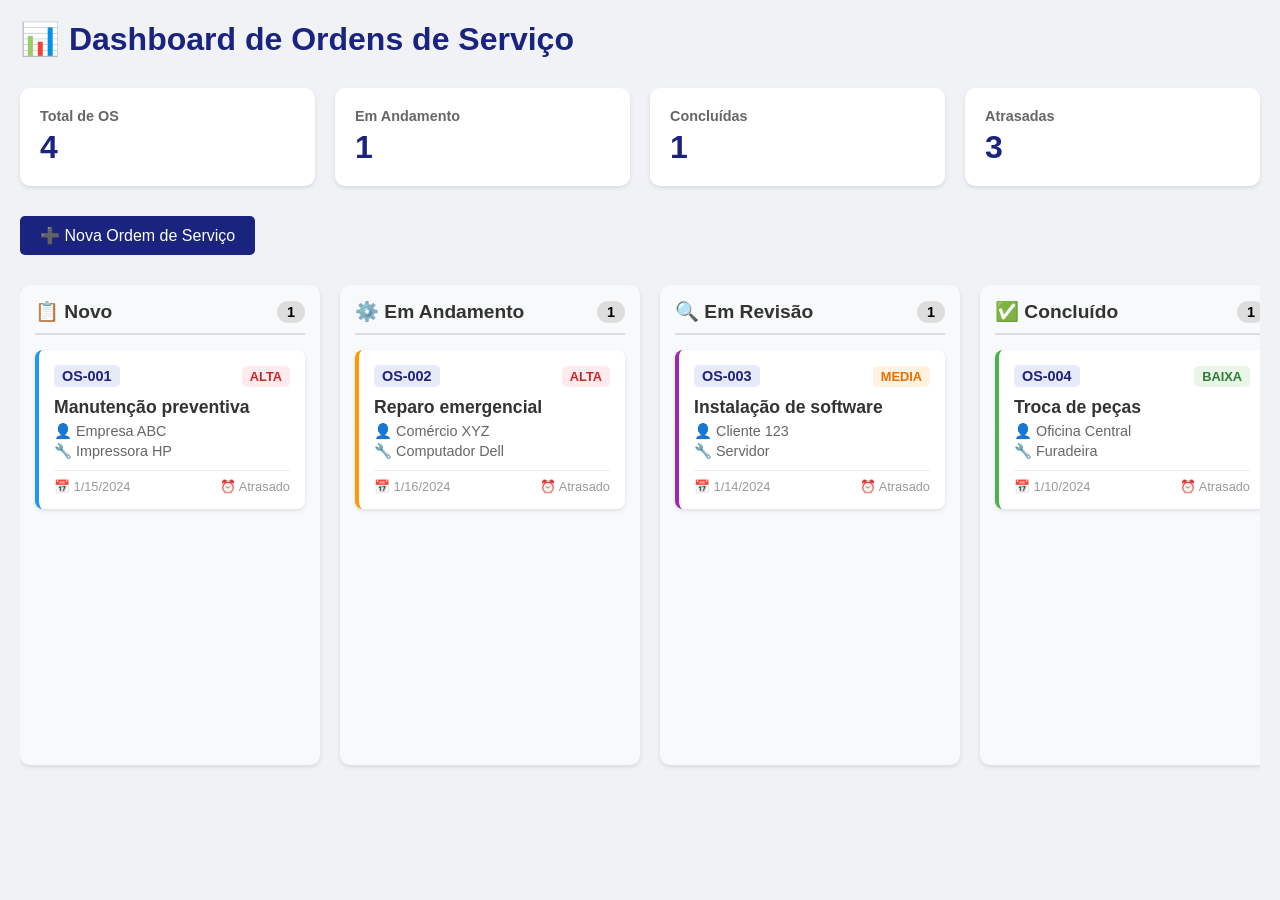
<file: test-copy.html>
<!DOCTYPE html>
<html lang="pt-br">
<head>
    <meta charset="UTF-8">
    <meta name="viewport" content="width=device-width, initial-scale=1.0">
    <title>Dashboard OS - Kanban</title>
    <style>
        * {
            margin: 0;
            padding: 0;
            box-sizing: border-box;
            font-family: 'Segoe UI', Tahoma, Geneva, Verdana, sans-serif;
        }

        body {
            background: #f0f2f5;
            padding: 20px;
        }

        .dashboard {
            max-width: 1400px;
            margin: 0 auto;
        }

        h1 {
            color: #1a237e;
            margin-bottom: 30px;
            font-size: 2em;
        }

        .stats {
            display: grid;
            grid-template-columns: repeat(auto-fit, minmax(200px, 1fr));
            gap: 20px;
            margin-bottom: 30px;
        }

        .stat-card {
            background: white;
            padding: 20px;
            border-radius: 10px;
            box-shadow: 0 2px 4px rgba(0,0,0,0.1);
        }

        .stat-card h3 {
            color: #666;
            font-size: 0.9em;
            margin-bottom: 5px;
        }

        .stat-card .number {
            font-size: 2em;
            font-weight: bold;
            color: #1a237e;
        }

        .kanban-board {
            display: flex;
            gap: 20px;
            overflow-x: auto;
            padding: 10px 0;
        }

        .kanban-column {
            min-width: 300px;
            background: #f8f9fa;
            border-radius: 10px;
            padding: 15px;
            box-shadow: 0 2px 4px rgba(0,0,0,0.1);
        }

        .column-header {
            display: flex;
            justify-content: space-between;
            align-items: center;
            margin-bottom: 15px;
            padding-bottom: 10px;
            border-bottom: 2px solid #ddd;
        }

        .column-header h2 {
            font-size: 1.2em;
            color: #333;
        }

        .column-count {
            background: #ddd;
            padding: 3px 10px;
            border-radius: 20px;
            font-size: 0.9em;
            font-weight: bold;
        }

        .cards-container {
            min-height: 400px;
            transition: background-color 0.2s;
        }

        .cards-container.drag-over {
            background-color: #e3f2fd;
            border-radius: 5px;
        }

        .card {
            background: white;
            border-radius: 8px;
            padding: 15px;
            margin-bottom: 10px;
            box-shadow: 0 2px 4px rgba(0,0,0,0.1);
            cursor: move;
            transition: transform 0.2s, box-shadow 0.2s;
            border-left: 4px solid;
        }

        .card:hover {
            transform: translateY(-2px);
            box-shadow: 0 4px 8px rgba(0,0,0,0.15);
        }

        .card.dragging {
            opacity: 0.5;
            transform: scale(0.95);
        }

        .card-header {
            display: flex;
            justify-content: space-between;
            align-items: center;
            margin-bottom: 10px;
        }

        .os-number {
            font-weight: bold;
            color: #1a237e;
            background: #e8eaf6;
            padding: 3px 8px;
            border-radius: 5px;
            font-size: 0.9em;
        }

        .priority {
            padding: 3px 8px;
            border-radius: 5px;
            font-size: 0.8em;
            font-weight: bold;
        }

        .priority.alta {
            background: #ffebee;
            color: #c62828;
        }

        .priority.media {
            background: #fff3e0;
            color: #ef6c00;
        }

        .priority.baixa {
            background: #e8f5e8;
            color: #2e7d32;
        }

        .card-body {
            margin-bottom: 10px;
        }

        .card-body h3 {
            font-size: 1.1em;
            margin-bottom: 5px;
            color: #333;
        }

        .card-body p {
            color: #666;
            font-size: 0.9em;
            margin-bottom: 3px;
        }

        .card-footer {
            display: flex;
            justify-content: space-between;
            align-items: center;
            font-size: 0.8em;
            color: #999;
            border-top: 1px solid #eee;
            padding-top: 8px;
        }

        .client-info {
            display: flex;
            align-items: center;
            gap: 5px;
        }

        .btn-add {
            background: #1a237e;
            color: white;
            border: none;
            padding: 10px 20px;
            border-radius: 5px;
            cursor: pointer;
            font-size: 1em;
            margin-bottom: 20px;
            transition: background 0.3s;
        }

        .btn-add:hover {
            background: #0d1642;
        }

        /* Cores das bordas dos cards por estágio */
        .card[data-stage="novo"] { border-left-color: #2196f3; }
        .card[data-stage="andamento"] { border-left-color: #ff9800; }
        .card[data-stage="revisao"] { border-left-color: #9c27b0; }
        .card[data-stage="concluido"] { border-left-color: #4caf50; }

        @media (max-width: 768px) {
            .kanban-board {
                flex-direction: column;
            }
            
            .kanban-column {
                min-width: 100%;
            }
        }
    </style>
</head>
<body>
    <div class="dashboard">
        <h1>📊 Dashboard de Ordens de Serviço</h1>

        <div class="stats">
            <div class="stat-card">
                <h3>Total de OS</h3>
                <div class="number" id="total-os">0</div>
            </div>
            <div class="stat-card">
                <h3>Em Andamento</h3>
                <div class="number" id="andamento-os">0</div>
            </div>
            <div class="stat-card">
                <h3>Concluídas</h3>
                <div class="number" id="concluidas-os">0</div>
            </div>
            <div class="stat-card">
                <h3>Atrasadas</h3>
                <div class="number" id="atrasadas-os">0</div>
            </div>
        </div>

        <button class="btn-add" onclick="adicionarOS()">➕ Nova Ordem de Serviço</button>

        <div class="kanban-board">
            <!-- Coluna NOVO -->
            <div class="kanban-column" data-stage="novo">
                <div class="column-header">
                    <h2>📋 Novo</h2>
                    <span class="column-count" id="count-novo">0</span>
                </div>
                <div class="cards-container" id="container-novo" 
                     ondrop="drop(event)" ondragover="allowDrop(event)">
                </div>
            </div>

            <!-- Coluna EM ANDAMENTO -->
            <div class="kanban-column" data-stage="andamento">
                <div class="column-header">
                    <h2>⚙️ Em Andamento</h2>
                    <span class="column-count" id="count-andamento">0</span>
                </div>
                <div class="cards-container" id="container-andamento"
                     ondrop="drop(event)" ondragover="allowDrop(event)">
                </div>
            </div>

            <!-- Coluna EM REVISÃO -->
            <div class="kanban-column" data-stage="revisao">
                <div class="column-header">
                    <h2>🔍 Em Revisão</h2>
                    <span class="column-count" id="count-revisao">0</span>
                </div>
                <div class="cards-container" id="container-revisao"
                     ondrop="drop(event)" ondragover="allowDrop(event)">
                </div>
            </div>

            <!-- Coluna CONCLUÍDO -->
            <div class="kanban-column" data-stage="concluido">
                <div class="column-header">
                    <h2>✅ Concluído</h2>
                    <span class="column-count" id="count-concluido">0</span>
                </div>
                <div class="cards-container" id="container-concluido"
                     ondrop="drop(event)" ondragover="allowDrop(event)">
                </div>
            </div>
        </div>
    </div>

    <script>
        // Dados iniciais (exemplo)
        let ordensServico = [
            {
                id: 1,
                numero: "OS-001",
                titulo: "Manutenção preventiva",
                cliente: "Empresa ABC",
                equipamento: "Impressora HP",
                prioridade: "alta",
                dataAbertura: "2024-01-15",
                prazo: "2024-01-20",
                stage: "novo"
            },
            {
                id: 2,
                numero: "OS-002",
                titulo: "Reparo emergencial",
                cliente: "Comércio XYZ",
                equipamento: "Computador Dell",
                prioridade: "alta",
                dataAbertura: "2024-01-16",
                prazo: "2024-01-18",
                stage: "andamento"
            },
            {
                id: 3,
                numero: "OS-003",
                titulo: "Instalação de software",
                cliente: "Cliente 123",
                equipamento: "Servidor",
                prioridade: "media",
                dataAbertura: "2024-01-14",
                prazo: "2024-01-25",
                stage: "revisao"
            },
            {
                id: 4,
                numero: "OS-004",
                titulo: "Troca de peças",
                cliente: "Oficina Central",
                equipamento: "Furadeira",
                prioridade: "baixa",
                dataAbertura: "2024-01-10",
                prazo: "2024-01-30",
                stage: "concluido"
            }
        ];

        // Elemento arrastado
        let draggedItem = null;

        // Inicialização
        document.addEventListener('DOMContentLoaded', function() {
            renderizarCards();
            atualizarEstatisticas();
        });

        // Permitir drop
        function allowDrop(event) {
            event.preventDefault();
            event.currentTarget.classList.add('drag-over');
        }

        // Iniciar arrasto
        function drag(event) {
            draggedItem = event.target.closest('.card');
            event.dataTransfer.setData('text/plain', draggedItem.dataset.id);
            draggedItem.classList.add('dragging');
        }

        // Finalizar arrasto
        function dragEnd(event) {
            const card = event.target.closest('.card');
            if (card) {
                card.classList.remove('dragging');
            }
            document.querySelectorAll('.cards-container').forEach(container => {
                container.classList.remove('drag-over');
            });
        }

        // Soltar item
        function drop(event) {
            event.preventDefault();
            const container = event.currentTarget;
            container.classList.remove('drag-over');
            
            const osId = event.dataTransfer.getData('text/plain');
            const newStage = container.closest('.kanban-column').dataset.stage;
            
            // Encontrar e atualizar a OS
            const osIndex = ordensServico.findIndex(os => os.id == osId);
            if (osIndex !== -1) {
                ordensServico[osIndex].stage = newStage;
                
                // Salvar no localStorage
                salvarDados();
                
                // Re-renderizar
                renderizarCards();
                atualizarEstatisticas();
            }
        }

        // Criar card HTML
        function criarCard(os) {
            const card = document.createElement('div');
            card.className = 'card';
            card.draggable = true;
            card.dataset.id = os.id;
            card.dataset.stage = os.stage;
            card.setAttribute('ondragstart', 'drag(event)');
            card.setAttribute('ondragend', 'dragEnd(event)');
            
            // Calcular dias restantes
            const hoje = new Date();
            const prazo = new Date(os.prazo);
            const diasRestantes = Math.ceil((prazo - hoje) / (1000 * 60 * 60 * 24));
            
            card.innerHTML = `
                <div class="card-header">
                    <span class="os-number">${os.numero}</span>
                    <span class="priority ${os.prioridade}">${os.prioridade.toUpperCase()}</span>
                </div>
                <div class="card-body">
                    <h3>${os.titulo}</h3>
                    <p>👤 ${os.cliente}</p>
                    <p>🔧 ${os.equipamento}</p>
                </div>
                <div class="card-footer">
                    <span>📅 ${new Date(os.dataAbertura).toLocaleDateString()}</span>
                    <span class="client-info">
                        ⏰ ${diasRestantes > 0 ? `${diasRestantes} dias` : 'Atrasado'}
                    </span>
                </div>
            `;
            
            return card;
        }

        // Renderizar todos os cards
        function renderizarCards() {
            // Limpar containers
            document.querySelectorAll('.cards-container').forEach(container => {
                container.innerHTML = '';
            });

            // Renderizar cards por estágio
            ordensServico.forEach(os => {
                const container = document.getElementById(`container-${os.stage}`);
                if (container) {
                    container.appendChild(criarCard(os));
                }
            });

            // Atualizar contadores
            ['novo', 'andamento', 'revisao', 'concluido'].forEach(stage => {
                const count = ordensServico.filter(os => os.stage === stage).length;
                document.getElementById(`count-${stage}`).textContent = count;
            });
        }

        // Atualizar estatísticas
        function atualizarEstatisticas() {
            document.getElementById('total-os').textContent = ordensServico.length;
            document.getElementById('andamento-os').textContent = 
                ordensServico.filter(os => os.stage === 'andamento').length;
            document.getElementById('concluidas-os').textContent = 
                ordensServico.filter(os => os.stage === 'concluido').length;
            
            // Calcular atrasadas
            const hoje = new Date();
            const atrasadas = ordensServico.filter(os => {
                const prazo = new Date(os.prazo);
                return prazo < hoje && os.stage !== 'concluido';
            }).length;
            document.getElementById('atrasadas-os').textContent = atrasadas;
        }

        // Adicionar nova OS
        function adicionarOS() {
            const novaOS = {
                id: Date.now(),
                numero: `OS-${String(ordensServico.length + 1).padStart(3, '0')}`,
                titulo: "Nova Ordem de Serviço",
                cliente: "Cliente Novo",
                equipamento: "Equipamento",
                prioridade: "media",
                dataAbertura: new Date().toISOString().split('T')[0],
                prazo: new Date(Date.now() + 7*24*60*60*1000).toISOString().split('T')[0],
                stage: "novo"
            };
            
            ordensServico.push(novaOS);
            salvarDados();
            renderizarCards();
            atualizarEstatisticas();
        }

        // Salvar no localStorage
        function salvarDados() {
            localStorage.setItem('ordensServico', JSON.stringify(ordensServico));
        }

        // Carregar dados salvos
        function carregarDados() {
            const saved = localStorage.getItem('ordensServico');
            if (saved) {
                ordensServico = JSON.parse(saved);
            }
        }

        // Carregar dados ao iniciar
        carregarDados();
    </script>
</body>
</html>
</file>
